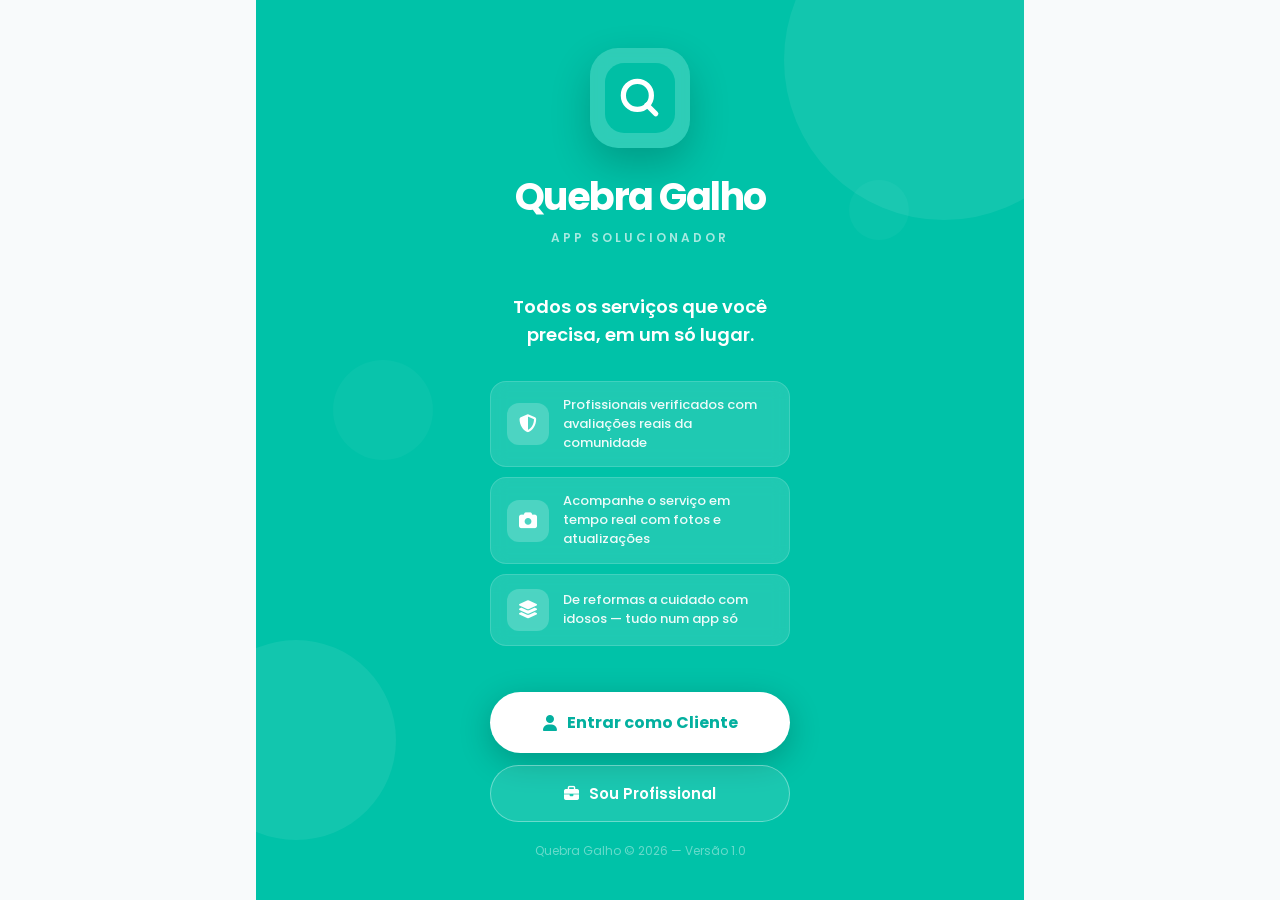
<file: index.html>
<!DOCTYPE html>
<html lang="pt-BR">
<head>
  <meta charset="UTF-8">
  <meta name="viewport" content="width=device-width, initial-scale=1.0, maximum-scale=1.0, user-scalable=no">
  <title>Quebra Galho</title>
  <link rel="manifest" href="manifest.json">
  <link rel="apple-touch-icon" sizes="180x180" href="assets/icon-180.png">
  <meta name="apple-mobile-web-app-capable" content="yes">
  <meta name="apple-mobile-web-app-status-bar-style" content="black-translucent">
  <meta name="apple-mobile-web-app-title" content="Quebra Galho">
  <meta name="theme-color" content="#00C2A8">
  <link rel="stylesheet" href="css/style.css">
  <link rel="stylesheet" href="https://cdnjs.cloudflare.com/ajax/libs/font-awesome/6.5.1/css/all.min.css">
  <style>
    body { overflow: hidden; }

    .splash {
      min-height: 100vh;
      background: #03b09f;
      display: flex;
      flex-direction: column;
      align-items: center;
      justify-content: space-between;
      position: relative;
      overflow: hidden;
      padding: 48px 0 40px;
    }

    .splash-circle {
      position: absolute;
      border-radius: 50%;
      background: rgba(255,255,255,0.07);
    }
    .sc1 { width: 320px; height: 320px; top: -100px; right: -80px; }
    .sc2 { width: 200px; height: 200px; bottom: 60px; left: -60px; }
    .sc3 { width: 100px; height: 100px; top: 40%; left: 10%; opacity: 0.5; }
    .sc4 { width: 60px; height: 60px; top: 20%; right: 15%; opacity: 0.5; }

    .splash-top {
      display: flex;
      flex-direction: column;
      align-items: center;
      z-index: 1;
      animation: fadeIn 0.8s ease;
    }

    .splash-logo-wrap {
      width: 100px;
      height: 100px;
      border-radius: 28px;
      background: rgba(255,255,255,0.18);
      backdrop-filter: blur(8px);
      display: flex;
      align-items: center;
      justify-content: center;
      margin-bottom: 20px;
      box-shadow: 0 16px 40px rgba(0,0,0,0.2);
      animation: logoIn 0.8s cubic-bezier(0.34, 1.56, 0.64, 1) both;
    }

    @keyframes logoIn {
      from { transform: scale(0.4) rotate(-10deg); opacity: 0; }
      to   { transform: scale(1) rotate(0); opacity: 1; }
    }

    .splash-logo-wrap img { width: 70px; height: 70px; }

    .splash-brand-name {
      font-size: 38px;
      font-weight: 800;
      color: white;
      letter-spacing: -1.5px;
      text-align: center;
      animation: slideDown 0.6s ease 0.3s both;
    }

    .splash-slogan {
      font-size: 12px;
      font-weight: 600;
      color: rgba(255,255,255,0.65);
      letter-spacing: 3px;
      text-transform: uppercase;
      margin-top: 4px;
      text-align: center;
      animation: slideDown 0.6s ease 0.4s both;
    }

    .splash-mid {
      z-index: 1;
      width: 100%;
      max-width: 340px;
      padding: 0 20px;
      animation: slideUp 0.6s ease 0.5s both;
    }

    .splash-tagline {
      font-size: 18px;
      font-weight: 600;
      color: white;
      text-align: center;
      line-height: 1.55;
      margin-bottom: 32px;
    }

    .splash-features {
      display: flex;
      flex-direction: column;
      gap: 10px;
    }

    .sf-item {
      display: flex;
      align-items: center;
      gap: 14px;
      background: rgba(255,255,255,0.12);
      backdrop-filter: blur(8px);
      border-radius: 16px;
      padding: 14px 16px;
      border: 1px solid rgba(255,255,255,0.15);
    }

    .sf-icon {
      width: 42px;
      height: 42px;
      border-radius: 12px;
      background: rgba(255,255,255,0.2);
      display: flex;
      align-items: center;
      justify-content: center;
      font-size: 18px;
      color: white;
      flex-shrink: 0;
    }

    .sf-text {
      font-size: 13px;
      font-weight: 500;
      color: rgba(255,255,255,0.92);
      line-height: 1.45;
    }

    .splash-bottom {
      z-index: 1;
      width: 100%;
      max-width: 340px;
      padding: 0 20px;
      display: flex;
      flex-direction: column;
      gap: 12px;
      animation: slideUp 0.6s ease 0.7s both;
    }

    .btn-splash-primary {
      width: 100%;
      padding: 18px;
      background: white;
      color: #03b09f;
      border: none;
      border-radius: 50px;
      font-family: 'Poppins', sans-serif;
      font-size: 16px;
      font-weight: 700;
      cursor: pointer;
      text-decoration: none;
      display: flex;
      align-items: center;
      justify-content: center;
      gap: 10px;
      box-shadow: 0 8px 32px rgba(0,0,0,0.22);
      transition: all 0.22s ease;
    }
    .btn-splash-primary:hover { transform: translateY(-2px); box-shadow: 0 14px 42px rgba(0,0,0,0.28); }

    .btn-splash-ghost {
      width: 100%;
      padding: 16px;
      background: rgba(255,255,255,0.1);
      color: white;
      border: 1.5px solid rgba(255,255,255,0.35);
      border-radius: 50px;
      font-family: 'Poppins', sans-serif;
      font-size: 15px;
      font-weight: 600;
      cursor: pointer;
      text-decoration: none;
      display: flex;
      align-items: center;
      justify-content: center;
      gap: 10px;
      transition: all 0.22s ease;
    }
    .btn-splash-ghost:hover { background: rgba(255,255,255,0.18); }

    .splash-footer-txt {
      font-size: 12px;
      color: rgba(255,255,255,0.4);
      text-align: center;
      margin-top: 8px;
    }
  </style>
</head>
<body>
<div class="app">
  <div class="splash">
    <div class="splash-circle sc1"></div>
    <div class="splash-circle sc2"></div>
    <div class="splash-circle sc3"></div>
    <div class="splash-circle sc4"></div>

    <!-- TOP -->
    <div class="splash-top">
      <div class="splash-logo-wrap">
        <img src="assets/logo.svg" alt="Quebra Galho">
      </div>
      <div class="splash-brand-name">Quebra Galho</div>
      <div class="splash-slogan">APP Solucionador</div>
    </div>

    <!-- MEIO -->
    <div class="splash-mid">
      <p class="splash-tagline">
        Todos os serviços que você<br>precisa, em um só lugar.
      </p>
      <div class="splash-features">
        <div class="sf-item">
          <div class="sf-icon"><i class="fa-solid fa-shield-halved"></i></div>
          <div class="sf-text">Profissionais verificados com avaliações reais da comunidade</div>
        </div>
        <div class="sf-item">
          <div class="sf-icon"><i class="fa-solid fa-camera"></i></div>
          <div class="sf-text">Acompanhe o serviço em tempo real com fotos e atualizações</div>
        </div>
        <div class="sf-item">
          <div class="sf-icon"><i class="fa-solid fa-layer-group"></i></div>
          <div class="sf-text">De reformas a cuidado com idosos — tudo num app só</div>
        </div>
      </div>
    </div>

    <!-- BOTTOM -->
    <div class="splash-bottom">
      <a href="home.html" class="btn-splash-primary">
        <i class="fa-solid fa-user"></i>
        Entrar como Cliente
      </a>
      <a href="pro-home.html" class="btn-splash-ghost">
        <i class="fa-solid fa-briefcase"></i>
        Sou Profissional
      </a>
      <!-- INSTALL BUTTON (Android) -->
      <button id="installBtn" class="btn-splash-ghost" style="display:none" onclick="installApp()">
        <i class="fa-solid fa-plus"></i> Adicionar à tela inicial
      </button>

      <!-- iOS INSTRUCTION -->
      <div id="iosHint" style="display:none; text-align:center; padding:12px 16px; background:rgba(255,255,255,0.12); border:1px solid rgba(255,255,255,0.2); border-radius:16px; animation:fadeIn .5s ease">
        <div style="font-size:13px; font-weight:600; color:white; margin-bottom:6px">
          <i class="fa-solid fa-arrow-up-from-bracket"></i> Adicionar à tela inicial
        </div>
        <div style="font-size:12px; color:rgba(255,255,255,0.75); line-height:1.5">
          Toque em <i class="fa-solid fa-arrow-up-from-bracket"></i> na barra do Safari<br>
          depois em <strong>"Adicionar à Tela de Início"</strong>
        </div>
      </div>

      <div class="splash-footer-txt">Quebra Galho © 2026 — Versão 1.0</div>
    </div>
  </div>
</div>

<script src="js/app.js"></script>
<script>
// Registra service worker
if ('serviceWorker' in navigator) {
  navigator.serviceWorker.register('sw.js').catch(() => {});
}

// Android — captura prompt de instalação
let installPrompt = null;
window.addEventListener('beforeinstallprompt', e => {
  e.preventDefault();
  installPrompt = e;
  document.getElementById('installBtn').style.display = 'flex';
});

function installApp() {
  if (!installPrompt) return;
  installPrompt.prompt();
  installPrompt.userChoice.then(() => {
    installPrompt = null;
    document.getElementById('installBtn').style.display = 'none';
  });
}

// iPhone — detecta iOS Safari (não suporta beforeinstallprompt)
const isIOS = /iphone|ipad|ipod/i.test(navigator.userAgent);
const isStandalone = window.navigator.standalone;
if (isIOS && !isStandalone) {
  document.getElementById('iosHint').style.display = 'block';
}
</script>
</body>
</html>
</file>
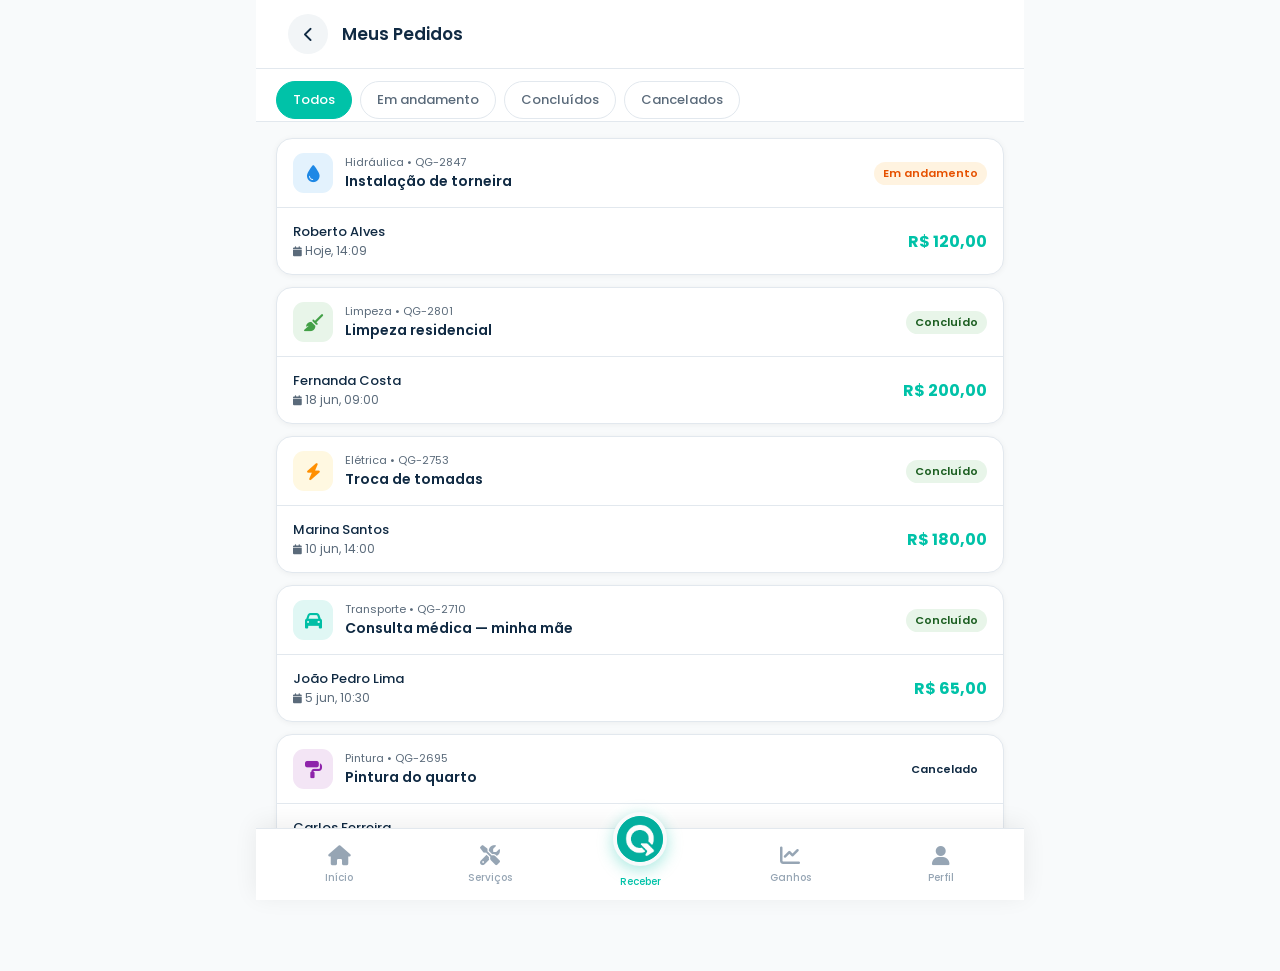
<file: pedidos.html>
<!DOCTYPE html>
<html lang="pt-BR">
<head>
  <meta charset="UTF-8">
  <meta name="viewport" content="width=device-width, initial-scale=1.0, maximum-scale=1.0, user-scalable=no">
  <title>Pedidos — Quebra Galho</title>
  <link rel="manifest" href="manifest.json">
  <link rel="apple-touch-icon" sizes="180x180" href="assets/icon-180.png">
  <meta name="apple-mobile-web-app-capable" content="yes">
  <meta name="apple-mobile-web-app-status-bar-style" content="black-translucent">
  <meta name="apple-mobile-web-app-title" content="Quebra Galho">
  <meta name="theme-color" content="#00C2A8">
  <link rel="stylesheet" href="css/style.css">
  <link rel="stylesheet" href="https://cdnjs.cloudflare.com/ajax/libs/font-awesome/6.5.1/css/all.min.css">
</head>
<body>
<div class="app">
  <div class="page-header">
    <a href="home.html" class="back-btn"><i class="fa-solid fa-chevron-left"></i></a>
    <div class="page-header-title">Meus Pedidos</div>
  </div>

  <div style="padding:12px 20px 0;background:var(--surface);border-bottom:1px solid var(--border)">
    <div class="chip-row">
      <div class="chip active" onclick="filterOrders('todos',this)">Todos</div>
      <div class="chip" onclick="filterOrders('andamento',this)">Em andamento</div>
      <div class="chip" onclick="filterOrders('concluido',this)">Concluídos</div>
      <div class="chip" onclick="filterOrders('cancelado',this)">Cancelados</div>
    </div>
  </div>

  <div class="page-content" style="padding-top:16px">
    <div style="padding:0 20px" id="ordersList"></div>
  </div>

  <nav class="bottom-nav">
    <a class="nav-item" href="home.html"><i class="fa-solid fa-house"></i><span>Início</span></a>
    <a class="nav-item" href="categorias.html"><i class="fa-solid fa-screwdriver-wrench"></i><span>Serviços</span></a>
    <a class="nav-item nav-center-wrap" href="receber.html">
      <div class="nav-fab"><img src="assets/icone-q-2.webp" alt="Quebra Galho" style="width:46px;height:46px;object-fit:cover;border-radius:50%;"></div><span>Receber</span>
    </a>
    <a class="nav-item" href="ganhos.html"><i class="fa-solid fa-chart-line"></i><span>Ganhos</span></a>
    <a class="nav-item" href="perfil-usuario.html"><i class="fa-solid fa-user"></i><span>Perfil</span></a>
  </nav>
</div>
<script src="js/app.js"></script>
<script>
const ORDERS=[
  {id:'QG-2847',category:'Hidráulica',name:'Instalação de torneira',pro:'Roberto Alves',proId:1,date:'Hoje, 14:09',price:'R$ 120,00',status:'andamento',statusLabel:'Em andamento',statusClass:'badge-warning',icon:'fa-droplet',iconColor:'#1E88E5',iconBg:'#E3F2FD'},
  {id:'QG-2801',category:'Limpeza',name:'Limpeza residencial',pro:'Fernanda Costa',proId:6,date:'18 jun, 09:00',price:'R$ 200,00',status:'concluido',statusLabel:'Concluído',statusClass:'badge-success',icon:'fa-broom',iconColor:'#43A047',iconBg:'#E8F5E9'},
  {id:'QG-2753',category:'Elétrica',name:'Troca de tomadas',pro:'Marina Santos',proId:2,date:'10 jun, 14:00',price:'R$ 180,00',status:'concluido',statusLabel:'Concluído',statusClass:'badge-success',icon:'fa-bolt',iconColor:'#FF8F00',iconBg:'#FFF8E1'},
  {id:'QG-2710',category:'Transporte',name:'Consulta médica — minha mãe',pro:'João Pedro Lima',proId:5,date:'5 jun, 10:30',price:'R$ 65,00',status:'concluido',statusLabel:'Concluído',statusClass:'badge-success',icon:'fa-car',iconColor:'#00BFA5',iconBg:'#E0F7F4'},
  {id:'QG-2695',category:'Pintura',name:'Pintura do quarto',pro:'Carlos Ferreira',proId:3,date:'28 mai',price:'R$ 350,00',status:'cancelado',statusLabel:'Cancelado',statusClass:'badge-danger',icon:'fa-paint-roller',iconColor:'#8E24AA',iconBg:'#F3E5F5'},
];
let filter='todos';
function filterOrders(f,el){
  filter=f;
  document.querySelectorAll('.chip').forEach(c=>c.classList.remove('active'));
  el.classList.add('active');
  render();
}
function render(){
  const list=document.getElementById('ordersList');
  const data=filter==='todos'?ORDERS:ORDERS.filter(o=>o.status===filter);
  if(!data.length){list.innerHTML='<div class="empty-state"><div class="empty-icon"><i class="fa-solid fa-clipboard-list"></i></div><h3 style="font-weight:600">Nenhum pedido</h3><p>Seus pedidos aparecerão aqui.</p><a href="categorias.html" class="btn btn-primary" style="margin-top:12px">Contratar agora</a></div>';return;}
  list.innerHTML=data.map(o=>`
    <div class="order-card" onclick="${o.status==='andamento'?"window.location.href='acompanhamento.html'":"window.location.href='perfil-pro.html?id="+o.proId+"'"}">
      <div class="order-header">
        <div class="near-icon" style="background:${o.iconBg};color:${o.iconColor};width:40px;height:40px;border-radius:11px;font-size:17px"><i class="fa-solid ${o.icon}"></i></div>
        <div style="flex:1"><div style="font-size:11px;color:var(--text-2)">${o.category} • ${o.id}</div><div style="font-size:14px;font-weight:600">${o.name}</div></div>
        <span class="badge ${o.statusClass}">${o.statusLabel}</span>
      </div>
      <div class="order-body">
        <div><div style="font-size:13px;font-weight:500">${o.pro}</div><div style="font-size:12px;color:var(--text-2)"><i class="fa-solid fa-calendar" style="font-size:10px"></i> ${o.date}</div></div>
        <div style="font-size:16px;font-weight:700;color:var(--primary)">${o.price}</div>
      </div>
    </div>`).join('');
}
render();
</script>
</body>
</html>
</file>
<file: css/style.css>
@import url('https://fonts.googleapis.com/css2?family=Poppins:wght@300;400;500;600;700;800&display=swap');

*, *::before, *::after {
  box-sizing: border-box;
  margin: 0;
  padding: 0;
  -webkit-tap-highlight-color: transparent;
}

/* ===== VARIABLES ===== */
:root {
  /* ===== IDENTIDADE VISUAL OFICIAL ===== */
  --primary: #00C2A8;
  --primary-dark: #00A08A;
  --primary-light: #E0F9F5;
  --primary-gradient: #00C2A8;

  --navy: #102A43;
  --navy-dark: #0a1f33;
  --navy-light: #1a3a5c;

  --accent: #FF7A00;
  --accent-light: #FFF0E0;

  --bg: #F8FAFB;
  --surface: #FFFFFF;
  --surface-2: #F2F5F7;
  --surface-3: #E8ECF0;
  --text: #102A43;
  --text-2: #5A6A7A;
  --text-3: #96A5B4;
  --border: #E2E8EE;

  --shadow-sm: 0 1px 6px rgba(0,0,0,0.05);
  --shadow: 0 4px 18px rgba(0,0,0,0.07);
  --shadow-md: 0 8px 28px rgba(0,0,0,0.10);
  --shadow-lg: 0 16px 48px rgba(0,0,0,0.13);
  --shadow-primary: 0 6px 20px rgba(0,194,168,0.28);

  --r-xs: 8px;
  --r-sm: 12px;
  --r: 16px;
  --r-lg: 20px;
  --r-xl: 28px;
  --r-2xl: 36px;
  --r-full: 9999px;

  --navbar-h: 72px;
  --font: 'Poppins', -apple-system, BlinkMacSystemFont, sans-serif;
  --t: 0.22s ease;
}

[data-theme="dark"] {
  --bg: #0a1f33;
  --surface: #102A43;
  --surface-2: #1a3a5c;
  --surface-3: #1f4570;
  --text: #F0F4F8;
  --text-2: #8CA0B8;
  --text-3: #546A84;
  --border: #253651;
  --primary-light: #0a2228;

  --shadow-sm: 0 1px 6px rgba(0,0,0,0.4);
  --shadow: 0 4px 20px rgba(0,0,0,0.5);
  --shadow-md: 0 8px 30px rgba(0,0,0,0.6);
  --shadow-lg: 0 16px 48px rgba(0,0,0,0.7);
  --shadow-primary: 0 6px 20px rgba(3,176,159,0.2);
}

html { height: 100%; }

body {
  font-family: var(--font);
  background: var(--bg);
  color: var(--text);
  min-height: 100vh;
  overflow-x: hidden;
  font-weight: 400;
}

/* ===== APP WRAPPER ===== */
.app {
  max-width: 430px;
  margin: 0 auto;
  min-height: 100vh;
  background: var(--bg);
  position: relative;
}

/* ===== SCROLLBAR ===== */
::-webkit-scrollbar { width: 0; height: 0; }

/* ===== TYPOGRAPHY — pesos leves ===== */
h1 { font-size: 22px; font-weight: 600; line-height: 1.3; }
h2 { font-size: 18px; font-weight: 600; line-height: 1.3; }
h3 { font-size: 16px; font-weight: 600; }
h4 { font-size: 14px; font-weight: 500; }
p  { font-size: 14px; line-height: 1.6; color: var(--text-2); }
a  { text-decoration: none; color: inherit; }

/* ===== BUTTONS ===== */
.btn {
  display: inline-flex;
  align-items: center;
  justify-content: center;
  gap: 8px;
  padding: 14px 24px;
  border-radius: var(--r-full);
  font-family: var(--font);
  font-size: 15px;
  font-weight: 500;
  cursor: pointer;
  border: none;
  transition: all var(--t);
  text-decoration: none;
  white-space: nowrap;
  letter-spacing: 0.1px;
}

.btn-primary {
  background: var(--primary-gradient);
  color: white;
  box-shadow: var(--shadow-primary);
}
.btn-primary:hover  { transform: translateY(-1px); box-shadow: 0 12px 36px rgba(0,191,165,0.45); }
.btn-primary:active { transform: translateY(0); }

.btn-outline {
  background: transparent;
  color: var(--primary);
  border: 2px solid var(--primary);
}
.btn-outline:hover { background: var(--primary-light); }

.btn-ghost {
  background: var(--surface-2);
  color: var(--text);
  border: 1px solid var(--border);
}
.btn-ghost:hover { background: var(--surface-3); }

.btn-full  { width: 100%; }
.btn-sm    { padding: 10px 18px; font-size: 13px; }
.btn-lg    { padding: 17px 28px; font-size: 16px; }
.btn-icon  { width: 44px; height: 44px; padding: 0; border-radius: 50%; }

/* ===== SEARCH BAR ===== */
.search-bar {
  display: flex;
  align-items: center;
  gap: 12px;
  background: var(--surface);
  border-radius: var(--r-full);
  padding: 0 18px;
  height: 52px;
  border: 1.5px solid var(--border);
  box-shadow: var(--shadow-sm);
  transition: all var(--t);
}
.search-bar:focus-within {
  border-color: var(--primary);
  box-shadow: 0 0 0 3px rgba(0,191,165,0.12);
}
.search-bar i { color: var(--text-3); font-size: 16px; }
.search-bar input {
  flex: 1;
  border: none;
  background: transparent;
  font-family: var(--font);
  font-size: 14px;
  color: var(--text);
  outline: none;
}
.search-bar input::placeholder { color: var(--text-3); }

/* ===== PAGE HEADER ===== */
.page-header {
  display: flex;
  align-items: center;
  gap: 14px;
  padding: 14px 20px;
  background: var(--surface);
  border-bottom: 1px solid var(--border);
  position: sticky;
  top: 0;
  z-index: 100;
}
.back-btn {
  width: 40px;
  height: 40px;
  border-radius: 50%;
  background: var(--surface-2);
  border: none;
  display: flex;
  align-items: center;
  justify-content: center;
  cursor: pointer;
  color: var(--text);
  transition: all var(--t);
  flex-shrink: 0;
  font-size: 15px;
}
.back-btn:hover { background: var(--surface-3); }
.page-header-title { font-size: 17px; font-weight: 600; flex: 1; }
.page-header-action {
  background: none;
  border: none;
  color: var(--primary);
  font-family: var(--font);
  font-size: 14px;
  font-weight: 600;
  cursor: pointer;
}

/* ===== BOTTOM NAVBAR ===== */
.bottom-nav {
  position: fixed;
  bottom: 0;
  left: 50%;
  transform: translateX(-50%);
  width: 100%;
  max-width: 430px;
  height: var(--navbar-h);
  background: var(--surface);
  border-top: 1px solid var(--border);
  display: flex;
  align-items: center;
  padding: 0 8px 8px;
  z-index: 200;
  box-shadow: 0 -4px 24px rgba(0,0,0,0.07);
}
.nav-item {
  flex: 1;
  display: flex;
  flex-direction: column;
  align-items: center;
  justify-content: center;
  gap: 4px;
  padding: 8px 0;
  cursor: pointer;
  text-decoration: none;
  color: var(--text-3);
  transition: color var(--t);
  position: relative;
}
.nav-item.active { color: var(--primary); }
.nav-item i { font-size: 20px; transition: transform var(--t); }
.nav-item.active i { transform: scale(1.1); }
.nav-item span { font-size: 10px; font-weight: 500; }
.nav-badge {
  position: absolute;
  top: 4px;
  right: 50%;
  transform: translateX(10px);
  width: 18px;
  height: 18px;
  background: #F44336;
  color: white;
  border-radius: 50%;
  font-size: 10px;
  font-weight: 700;
  display: flex;
  align-items: center;
  justify-content: center;
}

/* ===== SECTION ===== */
.section { padding: 20px; }
.section + .section { padding-top: 0; }
.section-header {
  display: flex;
  align-items: center;
  justify-content: space-between;
  margin-bottom: 14px;
}
.section-title { font-size: 16px; font-weight: 600; }
.section-link { font-size: 13px; font-weight: 600; color: var(--primary); }

/* ===== DIVIDER ===== */
.divider { height: 8px; background: var(--surface-2); border-top: 1px solid var(--border); border-bottom: 1px solid var(--border); }

/* ===== PAGE CONTENT ===== */
.page-content {
  padding-bottom: calc(var(--navbar-h) + 16px);
  animation: fadeIn 0.35s ease;
}

/* ===== HORIZONTAL SCROLL ===== */
.scroll-row {
  display: flex;
  gap: 12px;
  overflow-x: auto;
  padding-bottom: 4px;
  scroll-snap-type: x mandatory;
}
.scroll-row > * { scroll-snap-align: start; flex-shrink: 0; }

/* ===== HERO CARD (Active Service) ===== */
.hero-card {
  margin: 0 20px;
  background: var(--primary-gradient);
  border-radius: var(--r-xl);
  padding: 22px 22px 20px;
  color: white;
  position: relative;
  overflow: hidden;
  box-shadow: var(--shadow-primary);
}
.hero-card::before {
  content: '';
  position: absolute;
  top: -40px; right: -40px;
  width: 160px; height: 160px;
  border-radius: 50%;
  background: rgba(255,255,255,0.10);
}
.hero-card::after {
  content: '';
  position: absolute;
  bottom: -60px; right: 20px;
  width: 200px; height: 200px;
  border-radius: 50%;
  background: rgba(255,255,255,0.06);
}
.hero-chip {
  display: inline-flex;
  align-items: center;
  gap: 6px;
  background: rgba(255,255,255,0.2);
  padding: 5px 12px;
  border-radius: var(--r-full);
  font-size: 11px;
  font-weight: 600;
  text-transform: uppercase;
  letter-spacing: 0.5px;
  margin-bottom: 12px;
}
.hero-chip .dot { width: 6px; height: 6px; background: #A5FFE8; border-radius: 50%; animation: blink 1.5s infinite; }
@keyframes blink { 0%,100%{opacity:1} 50%{opacity:0.3} }
.hero-label { font-size: 12px; opacity: 0.75; margin-bottom: 4px; font-weight: 500; }
.hero-title { font-size: 19px; font-weight: 700; margin-bottom: 3px; }
.hero-sub { font-size: 13px; opacity: 0.8; margin-bottom: 16px; display: flex; align-items: center; gap: 6px; }
.hero-actions { display: flex; gap: 8px; position: relative; z-index: 1; }
.hero-btn {
  padding: 10px 18px;
  border-radius: var(--r-full);
  font-family: var(--font);
  font-size: 13px;
  font-weight: 600;
  cursor: pointer;
  border: none;
  transition: all var(--t);
  text-decoration: none;
  display: inline-flex;
  align-items: center;
  gap: 6px;
}
.hero-btn-white { background: white; color: var(--primary-dark); }
.hero-btn-white:hover { transform: translateY(-1px); }
.hero-btn-ghost { background: rgba(255,255,255,0.15); color: white; border: 1.5px solid rgba(255,255,255,0.3); }
.hero-btn-ghost:hover { background: rgba(255,255,255,0.25); }

/* ===== CATEGORY CARDS ===== */
.cat-grid {
  display: grid;
  grid-template-columns: repeat(4, 1fr);
  gap: 10px;
}
.cat-card {
  display: flex;
  flex-direction: column;
  align-items: center;
  justify-content: center;
  gap: 8px;
  padding: 14px 6px;
  background: var(--surface);
  border-radius: var(--r);
  border: 1px solid var(--border);
  cursor: pointer;
  transition: all var(--t);
  text-decoration: none;
  color: var(--text);
}
.cat-card:hover { transform: translateY(-2px); box-shadow: var(--shadow); border-color: var(--primary); }
.cat-card.active { border-color: var(--primary); background: var(--primary-light); }
.cat-icon-wrap {
  width: 46px;
  height: 46px;
  border-radius: 14px;
  display: flex;
  align-items: center;
  justify-content: center;
  font-size: 20px;
}
.cat-name { font-size: 10.5px; font-weight: 600; text-align: center; line-height: 1.2; }

/* ===== PROFESSIONAL CARD ===== */
.pro-card {
  background: var(--surface);
  border-radius: var(--r-lg);
  border: 1px solid var(--border);
  box-shadow: var(--shadow-sm);
  overflow: hidden;
  transition: all var(--t);
}
.pro-card:hover { transform: translateY(-2px); box-shadow: var(--shadow-md); }

.pro-card-inner {
  padding: 16px;
  display: flex;
  gap: 14px;
  align-items: flex-start;
}
.pro-avatar {
  width: 62px;
  height: 62px;
  border-radius: 50%;
  object-fit: cover;
  flex-shrink: 0;
  border: 2.5px solid var(--primary-light);
  background: var(--surface-2);
}
.pro-info { flex: 1; min-width: 0; }
.pro-name { font-size: 15px; font-weight: 600; margin-bottom: 2px; display: flex; align-items: center; gap: 6px; }
.pro-specialty { font-size: 12.5px; color: var(--text-2); margin-bottom: 8px; }
.pro-meta { display: flex; align-items: center; gap: 10px; flex-wrap: wrap; }
.pro-meta-item { display: flex; align-items: center; gap: 4px; font-size: 12px; color: var(--text-2); }
.pro-price { font-size: 14px; font-weight: 700; color: var(--primary); margin-top: 6px; }

.pro-card-footer {
  padding: 12px 16px;
  border-top: 1px solid var(--border);
  display: flex;
  gap: 8px;
}

.pro-card-mini {
  background: var(--surface);
  border-radius: var(--r-lg);
  border: 1px solid var(--border);
  padding: 14px;
  display: flex;
  align-items: center;
  gap: 12px;
  box-shadow: var(--shadow-sm);
}
.pro-avatar-mini {
  width: 50px;
  height: 50px;
  border-radius: 50%;
  object-fit: cover;
  flex-shrink: 0;
  border: 2px solid var(--primary-light);
  background: var(--surface-2);
}

/* ===== BADGE ===== */
.badge {
  display: inline-flex;
  align-items: center;
  gap: 4px;
  padding: 3px 9px;
  border-radius: var(--r-full);
  font-size: 11px;
  font-weight: 700;
  flex-shrink: 0;
}
.badge-primary { background: var(--primary); color: white; }
.badge-warning { background: #FFF3E0; color: #E65100; }
.badge-success { background: #E8F5E9; color: #1B5E20; }
.badge-info    { background: #E3F2FD; color: #0D47A1; }

[data-theme="dark"] .badge-warning { background: rgba(255,152,0,0.15); color: #FFB74D; }
[data-theme="dark"] .badge-success { background: rgba(76,175,80,0.15); color: #81C784; }
[data-theme="dark"] .badge-info    { background: rgba(33,150,243,0.15); color: #64B5F6; }

/* ===== STAR RATING ===== */
.stars { display: inline-flex; gap: 2px; color: #FFB300; font-size: 12px; }
.rating { display: flex; align-items: center; gap: 5px; }
.rating-num { font-size: 13px; font-weight: 700; }
.rating-count { font-size: 12px; color: var(--text-2); }

/* ===== CHIPS ===== */
.chip-row { display: flex; gap: 8px; overflow-x: auto; padding-bottom: 2px; }
.chip {
  display: inline-flex;
  align-items: center;
  gap: 6px;
  padding: 8px 16px;
  border-radius: var(--r-full);
  font-size: 13px;
  font-weight: 500;
  background: var(--surface);
  border: 1.5px solid var(--border);
  cursor: pointer;
  transition: all var(--t);
  white-space: nowrap;
  color: var(--text-2);
}
.chip.active { background: var(--primary); border-color: var(--primary); color: white; }
.chip:hover:not(.active) { border-color: var(--primary); color: var(--primary); }

/* ===== SKILL TAGS ===== */
.skill-tags { display: flex; flex-wrap: wrap; gap: 8px; }
.skill-tag {
  padding: 6px 14px;
  background: var(--primary-light);
  color: var(--primary-dark);
  border-radius: var(--r-full);
  font-size: 12px;
  font-weight: 600;
}
[data-theme="dark"] .skill-tag { background: rgba(0,191,165,0.12); color: var(--primary); }

/* ===== TIMELINE ===== */
.timeline { display: flex; flex-direction: column; }
.timeline-item { display: flex; gap: 14px; }
.timeline-indicator { display: flex; flex-direction: column; align-items: center; }
.t-dot {
  width: 28px;
  height: 28px;
  border-radius: 50%;
  display: flex;
  align-items: center;
  justify-content: center;
  font-size: 12px;
  flex-shrink: 0;
}
.t-dot.done    { background: var(--primary); color: white; }
.t-dot.active  { background: var(--primary); color: white; animation: pulseRing 1.5s infinite; }
.t-dot.pending { background: var(--surface-3); color: var(--text-3); }

@keyframes pulseRing {
  0%, 100% { box-shadow: 0 0 0 0 rgba(0,191,165,0.5); }
  50%       { box-shadow: 0 0 0 8px rgba(0,191,165,0); }
}

.t-line { width: 2px; flex: 1; min-height: 28px; margin: 4px auto; }
.t-line.done    { background: var(--primary); }
.t-line.pending { background: var(--border); }

.t-content { padding-bottom: 24px; flex: 1; }
.t-title { font-size: 14px; font-weight: 600; margin-bottom: 2px; }
.t-time  { font-size: 12px; color: var(--text-2); }
.t-desc  { font-size: 13px; color: var(--text-2); margin-top: 4px; line-height: 1.5; }

/* ===== UPDATE CARDS ===== */
.updates-list { display: flex; flex-direction: column; gap: 10px; }
.update-card {
  background: var(--surface);
  border-radius: var(--r);
  border: 1px solid var(--border);
  padding: 14px;
  display: flex;
  gap: 12px;
  align-items: flex-start;
  animation: slideUp 0.4s ease;
}
.update-icon-wrap {
  width: 38px;
  height: 38px;
  border-radius: 11px;
  display: flex;
  align-items: center;
  justify-content: center;
  font-size: 16px;
  flex-shrink: 0;
}
.update-body { flex: 1; }
.update-title { font-size: 13px; font-weight: 600; margin-bottom: 3px; }
.update-text  { font-size: 13px; color: var(--text-2); line-height: 1.5; }
.update-time  { font-size: 11px; color: var(--text-3); margin-top: 4px; }
.update-photo {
  width: 100%;
  height: 140px;
  object-fit: cover;
  border-radius: var(--r-sm);
  margin-top: 8px;
  background: var(--surface-2);
  display: block;
}

/* ===== MAP MOCK ===== */
.map-mock {
  width: 100%;
  height: 180px;
  background: linear-gradient(135deg, #DCEEFB 0%, #C5E3F7 50%, #B3D9F2 100%);
  border-radius: var(--r-lg);
  position: relative;
  overflow: hidden;
  display: flex;
  align-items: center;
  justify-content: center;
}
[data-theme="dark"] .map-mock {
  background: linear-gradient(135deg, #1A3025 0%, #1E3D2E 50%, #1A4530 100%);
}
.map-mock::before {
  content: '';
  position: absolute;
  inset: 0;
  background-image:
    repeating-linear-gradient(0deg, transparent, transparent 29px, rgba(0,0,0,0.04) 30px),
    repeating-linear-gradient(90deg, transparent, transparent 29px, rgba(0,0,0,0.04) 30px);
}
.map-road-h {
  position: absolute;
  height: 24px;
  left: 0; right: 0;
  background: rgba(255,255,255,0.5);
  top: 50%;
  transform: translateY(-50%);
}
.map-road-v {
  position: absolute;
  width: 24px;
  top: 0; bottom: 0;
  background: rgba(255,255,255,0.5);
  left: 35%;
}
[data-theme="dark"] .map-road-h { background: rgba(0,0,0,0.3); }
[data-theme="dark"] .map-road-v { background: rgba(0,0,0,0.3); }
.map-pin {
  width: 44px;
  height: 44px;
  background: var(--primary);
  border-radius: 50% 50% 50% 0;
  transform: rotate(-45deg);
  position: absolute;
  box-shadow: 0 4px 14px rgba(0,191,165,0.6);
  z-index: 1;
}
.map-pin::after {
  content: '';
  width: 18px;
  height: 18px;
  background: white;
  border-radius: 50%;
  position: absolute;
  top: 50%;
  left: 50%;
  transform: translate(-50%, -50%);
}
.map-label {
  position: absolute;
  bottom: 12px;
  left: 12px;
  background: var(--surface);
  border-radius: var(--r-sm);
  padding: 6px 12px;
  font-size: 12px;
  font-weight: 600;
  color: var(--text);
  box-shadow: var(--shadow);
  z-index: 2;
}
.map-pro-dot {
  position: absolute;
  width: 14px;
  height: 14px;
  background: #FF5722;
  border-radius: 50%;
  border: 2px solid white;
  box-shadow: 0 2px 8px rgba(255,87,34,0.5);
  top: 35%;
  left: 55%;
  z-index: 1;
}

/* ===== PHOTO GRID ===== */
.photo-grid {
  display: grid;
  grid-template-columns: repeat(3, 1fr);
  gap: 3px;
  border-radius: var(--r-sm);
  overflow: hidden;
}
.photo-item {
  aspect-ratio: 1;
  object-fit: cover;
  background: var(--surface-2);
  cursor: pointer;
  transition: opacity var(--t);
  display: block;
  width: 100%;
}
.photo-item:hover { opacity: 0.85; }

/* ===== PAYMENT OPTIONS ===== */
.payment-option {
  display: flex;
  align-items: center;
  gap: 14px;
  padding: 15px 16px;
  background: var(--surface);
  border-radius: var(--r);
  border: 2px solid var(--border);
  cursor: pointer;
  transition: all var(--t);
  margin-bottom: 10px;
}
.payment-option.selected { border-color: var(--primary); background: var(--primary-light); }
[data-theme="dark"] .payment-option.selected { background: rgba(0,191,165,0.08); }
.pay-icon {
  width: 44px;
  height: 44px;
  border-radius: 12px;
  display: flex;
  align-items: center;
  justify-content: center;
  font-size: 20px;
  flex-shrink: 0;
}
.pay-info { flex: 1; }
.pay-label { font-size: 14px; font-weight: 600; }
.pay-sub { font-size: 12px; color: var(--text-2); }
.pay-radio {
  width: 20px;
  height: 20px;
  border-radius: 50%;
  border: 2px solid var(--border);
  display: flex;
  align-items: center;
  justify-content: center;
  flex-shrink: 0;
  transition: all var(--t);
}
.payment-option.selected .pay-radio { border-color: var(--primary); background: var(--primary); }
.payment-option.selected .pay-radio::after { content: ''; width: 8px; height: 8px; background: white; border-radius: 50%; }

/* ===== FORM ===== */
.input-group { margin-bottom: 16px; }
.input-label { display: block; font-size: 13px; font-weight: 600; color: var(--text-2); margin-bottom: 8px; }
.input-field, .input-textarea {
  width: 100%;
  padding: 14px 16px;
  background: var(--surface-2);
  border: 1.5px solid var(--border);
  border-radius: var(--r-sm);
  font-family: var(--font);
  font-size: 14px;
  color: var(--text);
  transition: all var(--t);
  outline: none;
}
.input-field:focus, .input-textarea:focus {
  border-color: var(--primary);
  background: var(--surface);
  box-shadow: 0 0 0 3px rgba(0,191,165,0.1);
}
.input-field::placeholder, .input-textarea::placeholder { color: var(--text-3); }
.input-textarea { resize: none; height: 100px; line-height: 1.6; }

.input-icon-wrap {
  position: relative;
}
.input-icon-wrap i {
  position: absolute;
  left: 15px;
  top: 50%;
  transform: translateY(-50%);
  color: var(--text-3);
  font-size: 14px;
}
.input-icon-wrap .input-field { padding-left: 42px; }

/* ===== SUMMARY BOX ===== */
.summary-box {
  background: var(--surface);
  border-radius: var(--r);
  border: 1px solid var(--border);
  overflow: hidden;
}
.summary-row {
  display: flex;
  justify-content: space-between;
  align-items: center;
  padding: 13px 16px;
  border-bottom: 1px solid var(--border);
}
.summary-row:last-child { border-bottom: none; }
.summary-label { font-size: 14px; color: var(--text-2); }
.summary-value { font-size: 14px; font-weight: 600; }
.summary-total .summary-label { font-weight: 700; color: var(--text); font-size: 15px; }
.summary-total .summary-value { color: var(--primary); font-size: 17px; font-weight: 800; }

/* ===== STICKY FOOTER ===== */
.sticky-footer {
  position: fixed;
  bottom: 0;
  left: 50%;
  transform: translateX(-50%);
  width: 100%;
  max-width: 430px;
  padding: 14px 20px 24px;
  background: var(--surface);
  border-top: 1px solid var(--border);
  z-index: 150;
  box-shadow: 0 -4px 24px rgba(0,0,0,0.08);
}

/* ===== THEME TOGGLE ===== */
.theme-toggle {
  width: 46px;
  height: 26px;
  background: var(--surface-3);
  border-radius: var(--r-full);
  position: relative;
  cursor: pointer;
  border: none;
  transition: background var(--t);
  flex-shrink: 0;
}
.theme-toggle.active { background: var(--primary); }
.theme-toggle::after {
  content: '';
  position: absolute;
  top: 3px; left: 3px;
  width: 20px; height: 20px;
  background: white;
  border-radius: 50%;
  transition: transform var(--t);
  box-shadow: var(--shadow-sm);
}
.theme-toggle.active::after { transform: translateX(20px); }

/* ===== REVIEW CARD ===== */
.review-card {
  background: var(--surface-2);
  border-radius: var(--r);
  padding: 16px;
  margin-bottom: 12px;
}
.review-header { display: flex; gap: 12px; align-items: center; margin-bottom: 10px; }
.review-avatar { width: 40px; height: 40px; border-radius: 50%; object-fit: cover; background: var(--surface-3); flex-shrink: 0; }
.review-name   { font-size: 14px; font-weight: 600; }
.review-date   { font-size: 12px; color: var(--text-2); }
.review-text   { font-size: 13px; color: var(--text-2); line-height: 1.6; }

/* ===== TOAST ===== */
.toast {
  position: fixed;
  bottom: calc(var(--navbar-h) + 12px);
  left: 50%;
  transform: translateX(-50%) translateY(20px);
  background: var(--text);
  color: var(--bg);
  padding: 12px 22px;
  border-radius: var(--r-full);
  font-size: 13px;
  font-weight: 500;
  z-index: 9999;
  transition: all 0.3s cubic-bezier(0.34, 1.56, 0.64, 1);
  opacity: 0;
  pointer-events: none;
  white-space: nowrap;
}
.toast.show { opacity: 1; transform: translateX(-50%) translateY(0); }

/* ===== STAT CARD ===== */
.stat-row { display: flex; gap: 10px; }
.stat-card {
  flex: 1;
  background: var(--surface);
  border-radius: var(--r);
  border: 1px solid var(--border);
  padding: 14px;
  display: flex;
  flex-direction: column;
  gap: 4px;
  box-shadow: var(--shadow-sm);
}
.stat-num { font-size: 20px; font-weight: 800; color: var(--primary); }
.stat-label { font-size: 12px; color: var(--text-2); }

/* ===== INFO ROW ===== */
.info-row {
  display: flex;
  align-items: flex-start;
  gap: 12px;
  padding: 12px 0;
  border-bottom: 1px solid var(--border);
}
.info-row:last-child { border-bottom: none; }
.info-row i { color: var(--primary); font-size: 16px; margin-top: 2px; flex-shrink: 0; width: 18px; }
.info-row-content { flex: 1; }
.info-row-label { font-size: 12px; color: var(--text-2); margin-bottom: 2px; }
.info-row-value { font-size: 14px; font-weight: 500; }

/* ===== AVATAR RATING BIG ===== */
.pro-hero {
  display: flex;
  flex-direction: column;
  align-items: center;
  padding: 32px 20px 20px;
  background: var(--surface);
  border-bottom: 1px solid var(--border);
  position: relative;
}
.pro-hero-avatar {
  width: 96px;
  height: 96px;
  border-radius: 50%;
  object-fit: cover;
  border: 3px solid var(--primary);
  background: var(--surface-2);
  margin-bottom: 12px;
}
.pro-hero-name { font-size: 22px; font-weight: 800; margin-bottom: 4px; }
.pro-hero-spec { font-size: 14px; color: var(--text-2); margin-bottom: 10px; }
.pro-hero-rating { display: flex; align-items: center; gap: 8px; }
.pro-hero-rating-num { font-size: 18px; font-weight: 800; }

/* ===== RATING STARS LARGE ===== */
.stars-lg { display: inline-flex; gap: 3px; color: #FFB300; font-size: 16px; }

/* ===== EVAL SECTION ===== */
.eval-bar {
  display: flex;
  align-items: center;
  gap: 10px;
  margin-bottom: 8px;
}
.eval-label { font-size: 13px; width: 12px; font-weight: 600; }
.eval-track {
  flex: 1;
  height: 8px;
  background: var(--surface-3);
  border-radius: var(--r-full);
  overflow: hidden;
}
.eval-fill {
  height: 100%;
  background: var(--primary);
  border-radius: var(--r-full);
}
.eval-count { font-size: 12px; color: var(--text-2); width: 28px; text-align: right; }

/* ===== SPINNER ===== */
.spinner-wrap { display: flex; align-items: center; justify-content: center; padding: 40px; }
.spinner {
  width: 32px; height: 32px;
  border: 3px solid var(--border);
  border-top-color: var(--primary);
  border-radius: 50%;
  animation: spin 0.7s linear infinite;
}
@keyframes spin { to { transform: rotate(360deg); } }

/* ===== ANIMATIONS ===== */
@keyframes fadeIn  { from { opacity: 0; } to { opacity: 1; } }
@keyframes slideUp { from { opacity: 0; transform: translateY(16px); } to { opacity: 1; transform: translateY(0); } }
@keyframes slideDown { from { opacity: 0; transform: translateY(-16px); } to { opacity: 1; transform: translateY(0); } }

.fade-in    { animation: fadeIn 0.4s ease; }
.slide-up   { animation: slideUp 0.4s ease; }
.d1 { animation-delay: 0.05s; animation-fill-mode: both; }
.d2 { animation-delay: 0.12s; animation-fill-mode: both; }
.d3 { animation-delay: 0.20s; animation-fill-mode: both; }
.d4 { animation-delay: 0.28s; animation-fill-mode: both; }

/* ===== EMPTY STATE ===== */
.empty-state {
  display: flex; flex-direction: column; align-items: center;
  justify-content: center; gap: 12px; padding: 60px 20px; text-align: center;
}
.empty-icon {
  width: 80px; height: 80px; border-radius: 50%;
  background: var(--primary-light); color: var(--primary);
  display: flex; align-items: center; justify-content: center;
  font-size: 36px;
}
[data-theme="dark"] .empty-icon { background: rgba(0,191,165,0.1); }

/* ===== SUBCATEGORY CARD ===== */
.sub-grid { display: grid; grid-template-columns: repeat(2, 1fr); gap: 12px; }
.sub-card {
  background: var(--surface);
  border-radius: var(--r);
  border: 1px solid var(--border);
  padding: 18px 16px;
  cursor: pointer;
  transition: all var(--t);
  text-decoration: none;
  color: var(--text);
  display: flex;
  align-items: center;
  gap: 12px;
}
.sub-card:hover { transform: translateY(-2px); box-shadow: var(--shadow); border-color: var(--primary); }
.sub-icon {
  width: 42px; height: 42px;
  border-radius: 12px;
  display: flex; align-items: center; justify-content: center;
  font-size: 19px;
  flex-shrink: 0;
}
.sub-name { font-size: 14px; font-weight: 600; }
.sub-count { font-size: 12px; color: var(--text-2); margin-top: 2px; }

/* ===== PRO CARD HORIZONTAL (featured) ===== */
.pro-featured {
  width: 180px;
  background: var(--surface);
  border-radius: var(--r-lg);
  border: 1px solid var(--border);
  padding: 16px;
  display: flex;
  flex-direction: column;
  align-items: center;
  text-align: center;
  gap: 8px;
  box-shadow: var(--shadow-sm);
  transition: all var(--t);
  cursor: pointer;
  text-decoration: none;
  color: var(--text);
}
.pro-featured:hover { transform: translateY(-3px); box-shadow: var(--shadow-md); }
.pro-featured-avatar {
  width: 64px; height: 64px;
  border-radius: 50%;
  object-fit: cover;
  border: 2px solid var(--primary);
  background: var(--surface-2);
}
.pro-featured-name { font-size: 14px; font-weight: 700; }
.pro-featured-spec { font-size: 12px; color: var(--text-2); }
.pro-featured-price { font-size: 14px; font-weight: 700; color: var(--primary); }

/* ===== SERVICE NEAR CARD ===== */
.near-card {
  background: var(--surface);
  border-radius: var(--r);
  border: 1px solid var(--border);
  padding: 14px 16px;
  display: flex;
  align-items: center;
  gap: 14px;
  margin-bottom: 10px;
  transition: all var(--t);
  cursor: pointer;
  text-decoration: none;
  color: var(--text);
}
.near-card:hover { transform: translateX(4px); box-shadow: var(--shadow); }
.near-icon {
  width: 46px; height: 46px;
  border-radius: 13px;
  display: flex; align-items: center; justify-content: center;
  font-size: 20px;
  flex-shrink: 0;
}
.near-info { flex: 1; }
.near-name { font-size: 14px; font-weight: 600; }
.near-meta { font-size: 12px; color: var(--text-2); margin-top: 2px; }
.near-price { font-size: 14px; font-weight: 700; color: var(--primary); }

/* ===== FILTER BAR ===== */
.filter-bar {
  display: flex;
  gap: 8px;
  padding: 12px 20px;
  background: var(--surface);
  border-bottom: 1px solid var(--border);
  overflow-x: auto;
}

/* ===== CONFIRM SUCCESS ===== */
.confirm-hero {
  display: flex;
  flex-direction: column;
  align-items: center;
  gap: 12px;
  padding: 48px 20px 32px;
  text-align: center;
}
.confirm-icon {
  width: 80px; height: 80px;
  border-radius: 50%;
  background: var(--primary-gradient);
  display: flex; align-items: center; justify-content: center;
  font-size: 36px;
  color: white;
  box-shadow: var(--shadow-primary);
  animation: scaleIn 0.5s cubic-bezier(0.34, 1.56, 0.64, 1);
}
@keyframes scaleIn { from { transform: scale(0); opacity: 0; } to { transform: scale(1); opacity: 1; } }
.confirm-title { font-size: 24px; font-weight: 800; }
.confirm-sub { font-size: 14px; color: var(--text-2); }

/* ===== PROFILE HEADER ===== */
.profile-header {
  background: var(--primary-gradient);
  padding: 32px 20px 24px;
  display: flex;
  flex-direction: column;
  align-items: center;
  gap: 10px;
  color: white;
  position: relative;
}
.profile-header-avatar {
  width: 80px; height: 80px;
  border-radius: 50%;
  border: 3px solid rgba(255,255,255,0.6);
  object-fit: cover;
  background: rgba(255,255,255,0.2);
}
.profile-header-name { font-size: 20px; font-weight: 700; }
.profile-header-email { font-size: 13px; opacity: 0.8; }

/* ===== SETTINGS LIST ===== */
.settings-list { background: var(--surface); border-radius: var(--r); border: 1px solid var(--border); overflow: hidden; }
.settings-item {
  display: flex;
  align-items: center;
  gap: 14px;
  padding: 16px;
  border-bottom: 1px solid var(--border);
  cursor: pointer;
  transition: background var(--t);
  text-decoration: none;
  color: var(--text);
}
.settings-item:last-child { border-bottom: none; }
.settings-item:hover { background: var(--surface-2); }
.settings-item-icon {
  width: 38px; height: 38px;
  border-radius: 11px;
  display: flex; align-items: center; justify-content: center;
  font-size: 17px;
  flex-shrink: 0;
}
.settings-item-text { flex: 1; }
.settings-item-label { font-size: 14px; font-weight: 500; }
.settings-item-sub { font-size: 12px; color: var(--text-2); }
.settings-item i.arrow { color: var(--text-3); font-size: 13px; }

/* ===== ORDERS ===== */
.order-card {
  background: var(--surface);
  border-radius: var(--r);
  border: 1px solid var(--border);
  overflow: hidden;
  margin-bottom: 12px;
  box-shadow: var(--shadow-sm);
  transition: all var(--t);
  cursor: pointer;
  text-decoration: none;
  color: var(--text);
  display: block;
}
.order-card:hover { box-shadow: var(--shadow); }
.order-header {
  padding: 14px 16px;
  display: flex;
  align-items: center;
  gap: 12px;
  border-bottom: 1px solid var(--border);
}
.order-body { padding: 14px 16px; display: flex; align-items: center; justify-content: space-between; }
.order-category { font-size: 12px; color: var(--text-2); margin-bottom: 2px; }
.order-name { font-size: 14px; font-weight: 600; }
.order-date { font-size: 12px; color: var(--text-2); }
.order-price { font-size: 16px; font-weight: 800; color: var(--primary); }

/* ===== CHAT FLOATING ===== */
.chat-float {
  position: fixed;
  bottom: calc(var(--navbar-h) + 16px);
  right: max(16px, calc(50vw - 200px));
  z-index: 100;
}
.chat-btn {
  width: 52px; height: 52px;
  border-radius: 50%;
  background: var(--primary-gradient);
  color: white;
  border: none;
  cursor: pointer;
  box-shadow: var(--shadow-primary);
  display: flex; align-items: center; justify-content: center;
  font-size: 20px;
  transition: all var(--t);
}
.chat-btn:hover { transform: scale(1.1); }

/* ===== RESPONSIVE ===== */
@media (max-width: 430px) {
  .app { max-width: 100%; }
  .bottom-nav { max-width: 100%; }
  .sticky-footer { max-width: 100%; }
  .toast { max-width: calc(100vw - 40px); }
}

/* =============================================
   UI V2 — REDESIGN (Wireframe Reference)
   ============================================= */

/* ===== BOTTOM NAV V2 (5 items + center FAB) ===== */
.bottom-nav {
  height: 72px;
  padding-bottom: 6px;
  align-items: flex-end;
}
.nav-center-wrap {
  flex-direction: column;
  align-items: center;
  justify-content: flex-end;
  position: relative;
  padding-bottom: 4px;
}
.nav-fab {
  width: 54px;
  height: 54px;
  border-radius: 50%;
  background: var(--primary-gradient);
  display: flex;
  align-items: center;
  justify-content: center;
  margin-top: -28px;
  margin-bottom: 4px;
  box-shadow: 0 6px 22px rgba(0,191,165,0.55);
  color: white;
  font-size: 22px;
  border: 4px solid var(--bg);
  transition: all var(--t);
  flex-shrink: 0;
}
.nav-fab:hover { transform: scale(1.1); }
.nav-center-wrap span { font-size: 10px; font-weight: 600; color: var(--primary); }
.nav-center-wrap.active .nav-fab { box-shadow: 0 8px 28px rgba(0,191,165,0.7); }

/* ===== HOME HEADER V2 ===== */
.home-hdr {
  background: var(--primary);
  padding: 52px 20px 28px;
  border-radius: 0 0 28px 28px;
  position: relative;
  z-index: 10;
  overflow: hidden;
  box-shadow: 0 8px 24px rgba(3,176,159,0.22);
}
.home-hdr::before {
  content: '';
  position: absolute;
  inset: 0;
  background:
    radial-gradient(circle at 92% -5%, rgba(255,255,255,0.13) 0%, transparent 48%),
    radial-gradient(circle at -5% 110%, rgba(255,255,255,0.09) 0%, transparent 45%),
    radial-gradient(circle at 55% 50%, rgba(255,255,255,0.04) 0%, transparent 60%);
  pointer-events: none;
  z-index: 0;
}
.home-hdr > * { position: relative; z-index: 1; }
.home-hdr::after { display: none; }
.home-hdr-row {
  display: flex;
  align-items: flex-start;
  justify-content: space-between;
  margin-bottom: 18px;
}
.home-hdr-greet { color: white; }
.home-hdr-sub { font-size: 13px; font-weight: 500; opacity: 0.8; margin-bottom: 1px; }
.home-hdr-name { font-size: 24px; font-weight: 800; letter-spacing: -0.5px; }
.home-hdr-icons { display: flex; gap: 10px; }
.hdr-icon-btn {
  width: 40px; height: 40px;
  border-radius: 50%;
  background: rgba(255,255,255,0.18);
  border: none;
  display: flex; align-items: center; justify-content: center;
  color: white;
  font-size: 16px;
  cursor: pointer;
  transition: all var(--t);
  position: relative;
  text-decoration: none;
}
.hdr-icon-btn:hover { background: rgba(255,255,255,0.3); }
.hdr-avatar {
  width: 48px; height: 48px;
  border-radius: 50%;
  border: 2.5px solid rgba(255,255,255,0.7);
  object-fit: cover;
  background: rgba(255,255,255,0.2);
}
.hdr-notif-dot {
  position: absolute;
  top: 2px; right: 2px;
  width: 10px; height: 10px;
  background: #FF5252;
  border-radius: 50%;
  border: 2px solid var(--primary);
}

/* ===== SEARCH V2 ===== */
.search-v2 {
  display: flex;
  align-items: center;
  gap: 10px;
  background: white;
  border-radius: 14px;
  padding: 0 14px;
  height: 50px;
  box-shadow: 0 6px 24px rgba(0,0,0,0.14);
}
.search-v2 .si { color: #94A3B8; font-size: 15px; }
.search-v2 input {
  flex: 1;
  border: none;
  background: transparent;
  font-family: var(--font);
  font-size: 14px;
  color: #1A1A2E;
  outline: none;
}
.search-v2 input::placeholder { color: #94A3B8; }
.search-v2-filter {
  width: 34px; height: 34px;
  border-radius: 10px;
  background: var(--primary);
  border: none;
  display: flex; align-items: center; justify-content: center;
  color: white;
  cursor: pointer;
  font-size: 13px;
  flex-shrink: 0;
  transition: all var(--t);
}
.search-v2-filter:hover { background: var(--primary-dark); }

/* ===== CATEGORY PILLS V2 ===== */
.cat-pills {
  display: flex;
  gap: 14px;
  overflow-x: auto;
  padding: 4px 0 6px;
}
.cat-pill {
  display: flex;
  flex-direction: column;
  align-items: center;
  gap: 7px;
  cursor: pointer;
  text-decoration: none;
  color: var(--text);
  flex-shrink: 0;
  min-width: 60px;
  transition: transform var(--t);
}
.cat-pill:hover { transform: translateY(-2px); }
.cat-pill-icon {
  width: 58px; height: 58px;
  border-radius: 50%;
  display: flex; align-items: center; justify-content: center;
  font-size: 23px;
  border: 2.5px solid transparent;
  transition: all var(--t);
}
.cat-pill.active .cat-pill-icon {
  border-color: var(--primary);
  box-shadow: 0 4px 16px rgba(0,191,165,0.35);
}
.cat-pill-label {
  font-size: 11.5px;
  font-weight: 600;
  text-align: center;
  color: var(--text);
}

/* ===== SERVICE PHOTO CARD ===== */
.svc-card {
  width: 210px;
  background: var(--surface);
  border-radius: var(--r-lg);
  overflow: hidden;
  box-shadow: var(--shadow);
  border: 1px solid var(--border);
  transition: all var(--t);
  cursor: pointer;
  text-decoration: none;
  color: var(--text);
  flex-shrink: 0;
  display: block;
}
.svc-card:hover { transform: translateY(-4px); box-shadow: var(--shadow-md); }

.svc-img-wrap {
  position: relative;
  height: 138px;
  overflow: hidden;
  background: var(--surface-2);
}
.svc-img {
  width: 100%; height: 100%;
  object-fit: cover;
  display: block;
  transition: transform 0.4s ease;
}
.svc-card:hover .svc-img { transform: scale(1.06); }

.svc-rating {
  position: absolute;
  top: 10px; left: 10px;
  background: rgba(0,0,0,0.52);
  backdrop-filter: blur(6px);
  color: white;
  padding: 4px 9px;
  border-radius: 20px;
  font-size: 12px;
  font-weight: 700;
  display: flex;
  align-items: center;
  gap: 4px;
}
.svc-rating i { color: #FFB300; font-size: 10px; }

.svc-bookmark {
  position: absolute;
  top: 8px; right: 8px;
  width: 32px; height: 32px;
  border-radius: 50%;
  background: rgba(255,255,255,0.9);
  backdrop-filter: blur(4px);
  border: none;
  display: flex; align-items: center; justify-content: center;
  cursor: pointer;
  font-size: 13px;
  color: var(--text-2);
  transition: all var(--t);
}
.svc-bookmark:hover, .svc-bookmark.saved { color: #E53935; background: #FFEBEE; }

.svc-badge {
  position: absolute;
  bottom: 10px; left: 10px;
  padding: 4px 10px;
  border-radius: 20px;
  font-size: 10.5px;
  font-weight: 700;
}
.svc-badge-hot  { background: #FF6D00; color: white; }
.svc-badge-rec  { background: var(--primary); color: white; }
.svc-badge-new  { background: #7C3AED; color: white; }

.svc-body { padding: 13px 14px 14px; }
.svc-title {
  font-size: 14px;
  font-weight: 700;
  margin-bottom: 8px;
  line-height: 1.35;
  display: -webkit-box;
  -webkit-line-clamp: 2;
  -webkit-box-orient: vertical;
  overflow: hidden;
}
.svc-pro {
  display: flex;
  align-items: center;
  gap: 7px;
  font-size: 12px;
  color: var(--text-2);
  margin-bottom: 8px;
  font-weight: 500;
}
.svc-pro-img {
  width: 22px; height: 22px;
  border-radius: 50%;
  object-fit: cover;
  flex-shrink: 0;
  background: var(--surface-2);
}
.svc-footer {
  display: flex;
  align-items: center;
  justify-content: space-between;
}
.svc-price { font-size: 16px; font-weight: 800; color: var(--primary); }
.svc-dist { font-size: 11px; color: var(--text-3); display: flex; align-items: center; gap: 4px; }

/* ===== TOP PRO CIRCULAR ===== */
.top-pros { display: flex; gap: 14px; overflow-x: auto; padding: 4px 0 6px; }
.top-pro-item {
  display: flex;
  flex-direction: column;
  align-items: center;
  gap: 6px;
  cursor: pointer;
  text-decoration: none;
  color: var(--text);
  flex-shrink: 0;
  width: 76px;
  transition: transform var(--t);
}
.top-pro-item:hover { transform: translateY(-2px); }
.top-pro-ring {
  width: 68px; height: 68px;
  border-radius: 50%;
  padding: 3px;
  background: var(--primary-gradient);
  flex-shrink: 0;
}
.top-pro-ring-inner {
  width: 100%; height: 100%;
  border-radius: 50%;
  border: 2.5px solid var(--surface);
  overflow: hidden;
  background: var(--surface-2);
}
.top-pro-ring-inner img {
  width: 100%; height: 100%;
  object-fit: cover;
  border-radius: 50%;
}
.top-pro-name { font-size: 11px; font-weight: 700; text-align: center; line-height: 1.2; }
.top-pro-spec { font-size: 10px; color: var(--text-2); text-align: center; }

/* ===== COMPACT ACTIVE SERVICE BAR ===== */
.active-bar {
  background: var(--primary-gradient);
  border-radius: var(--r);
  padding: 13px 16px;
  display: flex;
  align-items: center;
  gap: 12px;
  color: white;
  text-decoration: none;
  transition: all var(--t);
  position: relative;
  overflow: hidden;
}
.active-bar::after { content:''; position:absolute; right:-20px; top:-20px; width:80px; height:80px; border-radius:50%; background:rgba(255,255,255,0.1); }
.active-bar:hover { transform: scale(1.01); }
.active-bar-icon {
  width: 42px; height: 42px;
  border-radius: 12px;
  background: rgba(255,255,255,0.2);
  display: flex; align-items: center; justify-content: center;
  font-size: 18px;
  flex-shrink: 0;
}
.active-bar-body { flex: 1; }
.active-bar-title { font-size: 14px; font-weight: 700; }
.active-bar-sub { font-size: 11.5px; opacity: 0.85; }
.active-bar-arrow { font-size: 14px; opacity: 0.8; }

/* ===== TABS ===== */
.tab-bar {
  display: flex;
  background: var(--surface);
  border-bottom: 1px solid var(--border);
  position: sticky;
  top: 0;
  z-index: 90;
}
.tab-item {
  flex: 1;
  padding: 14px 8px;
  text-align: center;
  font-size: 14px;
  font-weight: 600;
  color: var(--text-2);
  cursor: pointer;
  border-bottom: 2.5px solid transparent;
  transition: all var(--t);
  user-select: none;
}
.tab-item.active { color: var(--primary); border-bottom-color: var(--primary); }
.tab-pane { display: none; }
.tab-pane.active { display: block; animation: fadeIn 0.3s ease; }

/* ===== SECTION V2 ===== */
.section-v2 { padding: 22px 20px; }
.section-v2 + .section-v2 { padding-top: 0; }

/* ===== PRO AREA (Professional) styles ===== */
.pro-area-header {
  background: #152239;
  padding: 52px 20px 28px;
  position: relative;
}
.pro-area-header::after {
  content: '';
  position: absolute;
  bottom: -18px; left: 0; right: 0;
  height: 22px;
  background: var(--bg);
  border-radius: 22px 22px 0 0;
}
.pro-status-toggle {
  display: flex;
  align-items: center;
  gap: 12px;
  background: rgba(255,255,255,0.08);
  border-radius: 50px;
  padding: 8px 16px;
  margin-bottom: 16px;
  width: fit-content;
}
.pro-status-dot {
  width: 10px; height: 10px;
  border-radius: 50%;
  background: #4CAF50;
  animation: blink 1.5s infinite;
}
.pro-status-dot.offline { background: var(--text-3); animation: none; }
.pro-status-label { font-size: 13px; font-weight: 600; color: white; }

.job-card {
  background: var(--surface);
  border-radius: var(--r-lg);
  border: 1px solid var(--border);
  overflow: hidden;
  box-shadow: var(--shadow);
  margin-bottom: 12px;
  transition: all var(--t);
}
.job-card:hover { box-shadow: var(--shadow-md); }
.job-card-header {
  padding: 14px 16px;
  display: flex;
  gap: 12px;
  align-items: flex-start;
  border-bottom: 1px solid var(--border);
}
.job-card-body { padding: 12px 16px; }
.job-card-footer {
  padding: 12px 16px;
  border-top: 1px solid var(--border);
  display: flex;
  gap: 8px;
}
.job-client-avatar {
  width: 46px; height: 46px;
  border-radius: 50%;
  object-fit: cover;
  flex-shrink: 0;
  background: var(--surface-2);
}
.job-client-name { font-size: 14px; font-weight: 700; }
.job-client-loc { font-size: 12px; color: var(--text-2); margin-top: 2px; display: flex; align-items: center; gap: 4px; }
.job-value { font-size: 20px; font-weight: 800; color: var(--primary); }
.job-desc { font-size: 13px; color: var(--text-2); line-height: 1.55; }
.job-tags { display: flex; gap: 6px; flex-wrap: wrap; margin-top: 8px; }
.job-tag { padding: 4px 10px; background: var(--surface-2); border-radius: 20px; font-size: 11px; font-weight: 600; color: var(--text-2); }
.job-urgency { display: flex; align-items: center; gap: 5px; font-size: 12px; font-weight: 600; }
.job-urgency.high { color: #F44336; }
.job-urgency.normal { color: #FF9800; }

/* Earnings Card */
.earnings-hero {
  background: #152239;
  border-radius: var(--r-xl);
  padding: 24px;
  color: white;
  position: relative;
  overflow: hidden;
}
.earnings-hero::before { content:''; position:absolute; top:-40px; right:-40px; width:160px; height:160px; border-radius:50%; background:rgba(255,255,255,0.05); }
.earnings-hero-label { font-size: 12px; opacity: 0.7; text-transform: uppercase; letter-spacing: 0.5px; margin-bottom: 6px; }
.earnings-hero-value { font-size: 36px; font-weight: 800; margin-bottom: 4px; }
.earnings-hero-sub { font-size: 13px; opacity: 0.75; }
.earnings-period-row { display: flex; gap: 8px; margin-top: 16px; }
.earnings-period-chip {
  padding: 6px 14px;
  border-radius: 20px;
  font-size: 12px;
  font-weight: 600;
  background: rgba(255,255,255,0.12);
  color: white;
  cursor: pointer;
  border: 1px solid transparent;
  transition: all 0.2s;
  font-family: var(--font);
}
.earnings-period-chip.active { background: var(--primary); border-color: var(--primary); }

.earnings-bar-chart { padding: 0 4px; }
.chart-bars { display: flex; align-items: flex-end; gap: 6px; height: 80px; margin-bottom: 8px; }
.chart-bar-wrap { flex: 1; display: flex; flex-direction: column; align-items: center; gap: 4px; }
.chart-bar {
  width: 100%;
  background: var(--primary-light);
  border-radius: 4px 4px 0 0;
  transition: all 0.4s ease;
  position: relative;
  min-height: 4px;
}
[data-theme="dark"] .chart-bar { background: rgba(0,191,165,0.12); }
.chart-bar.today { background: var(--primary); }
.chart-day { font-size: 10px; color: var(--text-3); font-weight: 500; }

/* Quick stats row */
.quick-stats {
  display: grid;
  grid-template-columns: repeat(2, 1fr);
  gap: 10px;
}
.quick-stat-card {
  background: var(--surface);
  border-radius: var(--r);
  border: 1px solid var(--border);
  padding: 16px;
  box-shadow: var(--shadow-sm);
}
.quick-stat-icon { font-size: 20px; margin-bottom: 8px; }
.quick-stat-value { font-size: 20px; font-weight: 800; color: var(--primary); }
.quick-stat-label { font-size: 12px; color: var(--text-2); margin-top: 2px; }

/* Transaction item */
.transaction-item {
  display: flex;
  align-items: center;
  gap: 12px;
  padding: 13px 0;
  border-bottom: 1px solid var(--border);
}
.transaction-item:last-child { border-bottom: none; }
.transaction-icon {
  width: 42px; height: 42px;
  border-radius: 12px;
  display: flex; align-items: center; justify-content: center;
  font-size: 18px;
  flex-shrink: 0;
}
.transaction-info { flex: 1; }
.transaction-title { font-size: 14px; font-weight: 500; }
.transaction-date { font-size: 12px; color: var(--text-2); }
.transaction-value { font-size: 15px; font-weight: 600; }
.transaction-value.credit { color: var(--primary); }
.transaction-value.debit { color: #F44336; }

/* =============================================
   GLOBAL OVERRIDES — Flat colors + Light type
   ============================================= */

/* ===== Identidade visual #03b09f / #152239 / #fff ===== */
.home-hdr       { background: var(--primary) !important; border-radius: 0 0 28px 28px !important; box-shadow: 0 8px 24px rgba(3,176,159,0.22) !important; overflow: hidden !important; }
.hero-card      { background: var(--primary)   !important; }
.profile-header { background: var(--primary)   !important; }
.profile-top    { background: var(--primary)   !important; overflow: hidden !important; }

/* Padrão sutil nas áreas verdes */
.profile-top::before {
  content: '';
  position: absolute;
  inset: 0;
  background:
    radial-gradient(circle at 90% 10%, rgba(255,255,255,0.13) 0%, transparent 45%),
    radial-gradient(circle at 5%  90%, rgba(255,255,255,0.09) 0%, transparent 40%),
    radial-gradient(circle at 50% 55%, rgba(255,255,255,0.04) 0%, transparent 55%);
  pointer-events: none;
  z-index: 0;
}
.profile-top > * { position: relative; z-index: 1; }
.nav-fab        { background: var(--primary)   !important; }
.active-bar     { background: var(--primary)   !important; }
.splash         { background: var(--primary)   !important; }
.confirm-icon   { background: var(--primary)   !important; }
.pro-area-header { background: #152239 !important; }
.earnings-hero   { background: #152239 !important; }

/* Botão primário flat */
.btn-primary { background: var(--primary) !important; box-shadow: 0 4px 16px rgba(0,191,165,0.25) !important; }
.btn-primary:hover { background: var(--primary-dark) !important; box-shadow: 0 6px 20px rgba(0,191,165,0.35) !important; }

/* Pesos de fonte — aparência leve */
.home-hdr-name        { font-weight: 600 !important; }
.splash-brand-name    { font-weight: 700 !important; }
.section-title        { font-weight: 600 !important; }
.pro-name             { font-weight: 600 !important; }
.svc-title            { font-weight: 600 !important; }
.svc-price            { font-weight: 700 !important; }
.pro-price            { font-weight: 700 !important; }
.summary-total .summary-value { font-weight: 700 !important; }
.hero-value           { font-weight: 700 !important; font-size: 28px !important; }
.hero-title           { font-weight: 600 !important; }
.page-header-title    { font-weight: 600 !important; }
.rating-num           { font-weight: 600 !important; }
.rating-big-num       { font-weight: 700 !important; }
.pro-top-name         { font-weight: 600 !important; }
.confirm-title        { font-weight: 700 !important; }
.nav-item span        { font-weight: 500 !important; }
.nav-center-wrap span { font-weight: 500 !important; color: var(--primary) !important; }
.badge                { font-weight: 600 !important; }
.chip                 { font-weight: 500 !important; }
.skill-tag            { font-weight: 500 !important; }
.cat-pill-label       { font-weight: 500 !important; }
.top-pro-name         { font-weight: 600 !important; }
.active-bar-title     { font-weight: 600 !important; }
.job-client-name      { font-weight: 600 !important; }
.job-value            { font-weight: 700 !important; }
.earnings-hero-value  { font-weight: 700 !important; font-size: 32px !important; }
.earnings-hero-label  { font-weight: 400 !important; }
.quick-stat-value     { font-weight: 700 !important; }

/* Shadow mais suave para cards */
.pro-card  { box-shadow: 0 2px 10px rgba(0,0,0,0.06) !important; }
.svc-card  { box-shadow: 0 2px 10px rgba(0,0,0,0.06) !important; }
.job-card  { box-shadow: 0 2px 10px rgba(0,0,0,0.06) !important; }
.near-card { box-shadow: none !important; }

/* Bordar mais suaves */
.search-v2 { box-shadow: 0 3px 12px rgba(0,0,0,0.08) !important; }
.hero-card, .active-bar { box-shadow: 0 4px 16px rgba(0,191,165,0.2) !important; }
.nav-fab   { box-shadow: 0 4px 16px rgba(0,191,165,0.35) !important; }

/* =============================================
   TABLET — 640px+
   ============================================= */
@media (min-width: 640px) {
  .app { max-width: 768px; }
  .bottom-nav, .sticky-footer { max-width: 768px; }
  .toast { max-width: 480px; }

  /* Header */
  .home-hdr { padding: 52px 32px 32px; }
  .home-hdr-name { font-size: 28px !important; }
  .page-header { padding: 14px 32px; }
  .filter-bar  { padding: 12px 32px; }

  /* Sections */
  .section-v2 { padding: 22px 32px; }
  .section    { padding: 20px 32px; }
  .hero-card  { margin: 0 32px; }

  /* Categorias: pills em grid (sem scroll horizontal) */
  .cat-pills {
    display: grid;
    grid-template-columns: repeat(auto-fill, minmax(70px, 1fr));
    overflow-x: visible;
    padding-bottom: 0;
    gap: 14px 8px;
  }

  /* Grid de categorias: mais colunas */
  .cat-grid { grid-template-columns: repeat(6, 1fr); }
  .all-cats-grid { grid-template-columns: repeat(3, 1fr) !important; }

  /* Sub-categorias: 3 colunas */
  .sub-grid { grid-template-columns: repeat(3, 1fr); }

  /* Stats: 4 colunas */
  .quick-stats { grid-template-columns: repeat(4, 1fr); }

  /* Serviços próximos: 2 colunas */
  #nearbyList {
    display: grid;
    grid-template-columns: repeat(2, 1fr);
    gap: 10px;
  }
  #nearbyList .near-card { margin-bottom: 0; }

  /* Cards de serviço: um pouco maiores */
  .svc-card    { width: 260px; }
  .pro-featured { width: 200px; }

  /* Top pros: mais espaço */
  .top-pros { gap: 20px; }
}

/* =============================================
   DARK MODE — menos cor, mais escuro
   ============================================= */

/* Primary mais apagado no dark */
[data-theme="dark"] {
  --primary: #009985;
  --primary-gradient: #009985;
  --primary-light: #0a2228;
}

/* Áreas verdes viram navy escuro */
[data-theme="dark"] .home-hdr       { background: #0d1f35 !important; box-shadow: 0 8px 24px rgba(0,0,0,0.5) !important; }
[data-theme="dark"] .hero-card      { background: #152239 !important; box-shadow: 0 4px 16px rgba(0,0,0,0.3) !important; }
[data-theme="dark"] .active-bar     { background: #152239 !important; box-shadow: 0 4px 16px rgba(0,0,0,0.3) !important; }
[data-theme="dark"] .profile-header { background: #0d1f35 !important; }
[data-theme="dark"] .profile-top    { background: #0d1f35 !important; }
[data-theme="dark"] .splash         { background: #0d1f35 !important; }
[data-theme="dark"] .confirm-icon   { background: #007A6E !important; }

/* Ícones coloridos das categorias → fundo neutro escuro */
[data-theme="dark"] .cat-pill-icon    { background: rgba(255,255,255,0.07) !important; }
[data-theme="dark"] .near-icon        { background: rgba(255,255,255,0.07) !important; }
[data-theme="dark"] .update-icon-wrap { background: rgba(255,255,255,0.07) !important; }
[data-theme="dark"] .cat-icon-wrap    { background: rgba(255,255,255,0.07) !important; }
[data-theme="dark"] .sub-icon         { background: rgba(255,255,255,0.07) !important; }
[data-theme="dark"] .settings-item-icon { background: rgba(255,255,255,0.07) !important; }
[data-theme="dark"] .transaction-icon { background: rgba(255,255,255,0.07) !important; }
[data-theme="dark"] .active-bar-icon  { background: rgba(255,255,255,0.12) !important; }
[data-theme="dark"] .sf-icon          { background: rgba(255,255,255,0.12) !important; }
[data-theme="dark"] .pay-icon         { background: rgba(255,255,255,0.07) !important; }

/* Badges no dark */
[data-theme="dark"] .badge-danger  { background: rgba(244,67,54,0.15); color: #EF9A9A; }
[data-theme="dark"] .badge-primary { background: rgba(0,153,133,0.2); color: #009985; }

/* Notif dot borda correta no dark */
[data-theme="dark"] .hdr-notif-dot { border-color: #0d1f35; }
</file>
